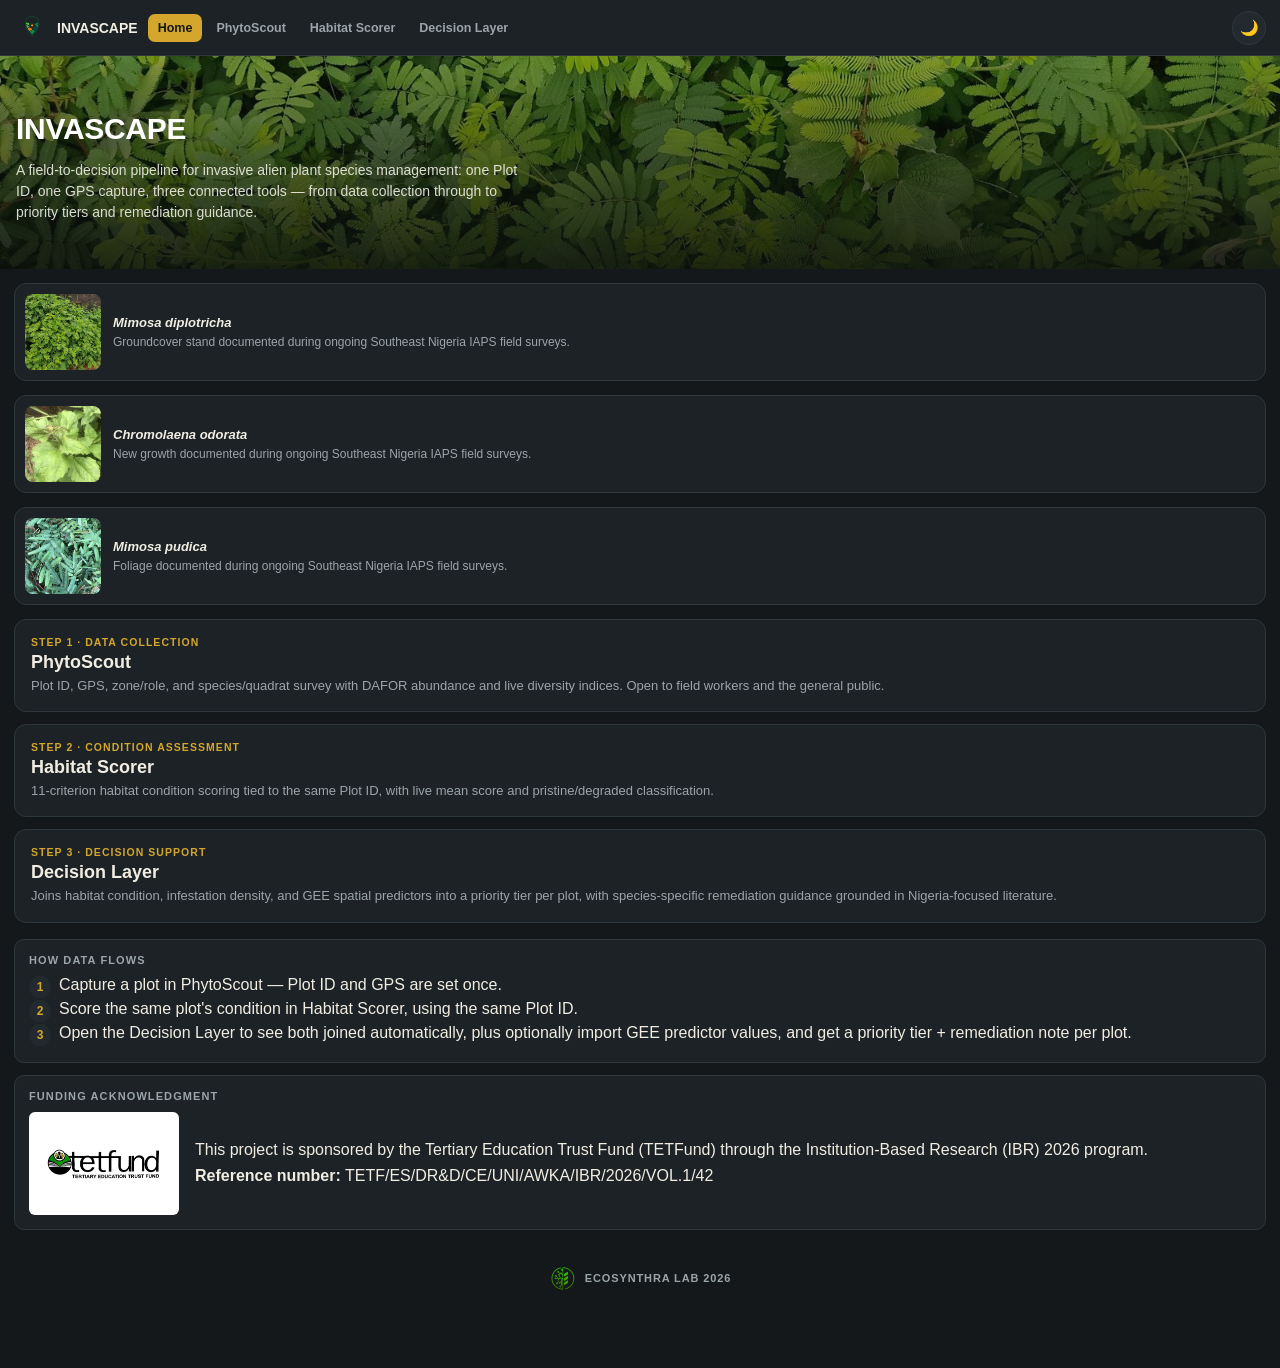
<file: index.html>
<!DOCTYPE html>
<html lang="en">
<head>
<meta charset="UTF-8">
<meta name="viewport" content="width=device-width, initial-scale=1.0, maximum-scale=1.0">
<link rel="icon" type="image/png" href="favicon.png">
<title>INVASCAPE — Ecosynthra Lab</title>
<link rel="stylesheet" href="theme.css">
<style>
  .hero{
    position:relative;
    padding:56px 16px 32px;
    background-image: linear-gradient(180deg, rgba(12,16,12,0.25) 0%, rgba(12,16,12,0.88) 100%), url('hero-invasion.jpg');
    background-size:cover;
    background-position:center 35%;
    color:#F5F3EC;
  }
  .hero .eyebrow{color:var(--amber);}
  .hero h1{font-size:30px; margin:0 0 8px; color:#FFFFFF;}
  .hero p{color:rgba(245,243,236,0.88); font-size:14px; line-height:1.5; max-width:520px;}
  .field-strip{
    display:flex; gap:12px; align-items:center;
    background:var(--card); border:1px solid var(--line); border-radius:12px;
    padding:10px; margin:14px 14px 0;
  }
  .field-strip img{width:76px; height:76px; object-fit:cover; border-radius:8px; flex-shrink:0;}
  .field-strip-text{font-size:12px; color:var(--ink-dim); line-height:1.4;}
  .field-strip-text strong{color:var(--ink); display:block; font-size:13px; margin-bottom:2px;}
  .tool-card{
    display:block; text-decoration:none; color:inherit;
    background:var(--card); border:1px solid var(--line); border-radius:12px;
    padding:16px; margin-bottom:12px;
  }
  .tool-card:hover{border-color:var(--amber);}
  .tool-eyebrow{font-size:10.5px; letter-spacing:.1em; text-transform:uppercase; color:var(--amber); font-weight:700;}
  .tool-name{font-size:18px; font-weight:800; margin:4px 0 4px;}
  .tool-desc{font-size:13px; color:var(--ink-dim); line-height:1.4;}
  .step-num{
    display:inline-flex; align-items:center; justify-content:center;
    width:22px; height:22px; border-radius:50%; background:var(--card-hi);
    color:var(--amber); font-weight:800; font-size:12px; margin-right:8px; flex-shrink:0;
  }
  .step-row{display:flex; align-items:flex-start; margin-bottom:2px;}
  .funding-content{display:flex; align-items:center; gap:16px;}
  .funding-logo{width:150px; flex-shrink:0; padding:4px 8px; background:#FFFFFF; border-radius:6px;}
  .funding-logo img{display:block; width:100%; height:auto;}
  .funding-details p{margin:0 0 8px;}
  .funding-details p:last-child{margin-bottom:0;}
  @media (max-width:480px){
    .funding-content{align-items:flex-start; flex-direction:column;}
    .funding-logo{width:130px;}
  }
</style>
</head>
<body>
<script>document.documentElement.dataset.theme = localStorage.getItem('flora-theme') || 'dark';</script>

<nav class="topnav">
  <a class="brand" href="index.html"><img src="logo.png" alt="INVASCAPE" class="brand-mark"> INVASCAPE</a>
  <div class="nav-links">
    <a href="index.html" class="active">Home</a>
    <a href="phytoscout.html">PhytoScout</a>
    <a href="habitat-scorer.html">Habitat Scorer</a>
    <a href="decision.html">Decision Layer</a>
  </div>
  <button class="theme-toggle" id="themeToggle" aria-label="Toggle theme">🌙</button>
</nav>

<div class="hero">
  <h1>INVASCAPE</h1>
  <p>A field-to-decision pipeline for invasive alien plant species management: one Plot ID, one GPS capture, three connected tools — from data collection through to priority tiers and remediation guidance.</p>
</div>

<div class="field-strip">
  <img src="accent-diplotricha.jpg" alt="Mimosa diplotricha field photo">
  <div class="field-strip-text">
    <strong><em>Mimosa diplotricha</em></strong>
    Groundcover stand documented during ongoing Southeast Nigeria IAPS field surveys.
  </div>
</div>

<div class="field-strip">
  <img src="accent-chromolaena.jpg" alt="Chromolaena odorata field photo">
  <div class="field-strip-text">
    <strong><em>Chromolaena odorata</em></strong>
    New growth documented during ongoing Southeast Nigeria IAPS field surveys.
  </div>
</div>

<div class="field-strip">
  <img src="accent-pudica.jpg" alt="Mimosa pudica field photo">
  <div class="field-strip-text">
    <strong><em>Mimosa pudica</em></strong>
    Foliage documented during ongoing Southeast Nigeria IAPS field surveys.
  </div>
</div>

<main>
  <a class="tool-card" href="phytoscout.html">
    <div class="tool-eyebrow">Step 1 · Data Collection</div>
    <div class="tool-name">PhytoScout</div>
    <div class="tool-desc">Plot ID, GPS, zone/role, and species/quadrat survey with DAFOR abundance and live diversity indices. Open to field workers and the general public.</div>
  </a>
  <a class="tool-card" href="habitat-scorer.html">
    <div class="tool-eyebrow">Step 2 · Condition Assessment</div>
    <div class="tool-name">Habitat Scorer</div>
    <div class="tool-desc">11-criterion habitat condition scoring tied to the same Plot ID, with live mean score and pristine/degraded classification.</div>
  </a>
  <a class="tool-card" href="decision.html">
    <div class="tool-eyebrow">Step 3 · Decision Support</div>
    <div class="tool-name">Decision Layer</div>
    <div class="tool-desc">Joins habitat condition, infestation density, and GEE spatial predictors into a priority tier per plot, with species-specific remediation guidance grounded in Nigeria-focused literature.</div>
  </a>

  <div class="card" style="margin-top:16px;">
    <div class="card-title">How data flows</div>
    <div class="step-row"><span class="step-num">1</span> Capture a plot in PhytoScout — Plot ID and GPS are set once.</div>
    <div class="step-row"><span class="step-num">2</span> Score the same plot's condition in Habitat Scorer, using the same Plot ID.</div>
    <div class="step-row"><span class="step-num">3</span> Open the Decision Layer to see both joined automatically, plus optionally import GEE predictor values, and get a priority tier + remediation note per plot.</div>
  </div>

  <section class="card" aria-labelledby="funding-title">
    <div class="card-title" id="funding-title">Funding acknowledgment</div>
    <div class="funding-content">
      <div class="funding-logo"><img src="tetfund-logo.png" alt="Tertiary Education Trust Fund (TETFund)"></div>
      <div class="funding-details">
        <p>This project is sponsored by the Tertiary Education Trust Fund (TETFund) through the Institution-Based Research (IBR) 2026 program.</p>
        <p><strong>Reference number:</strong> TETF/ES/DR&amp;D/CE/UNI/AWKA/IBR/2026/VOL.1/42</p>
      </div>
    </div>
  </section>
</main>

<footer class="site-footer"><img src="ecosynthra-logo.png" alt="Ecosynthra Lab"><span>Ecosynthra Lab 2026</span></footer>

<script>
function paintToggle(){
  document.getElementById('themeToggle').textContent = document.documentElement.dataset.theme === 'light' ? '☀️' : '🌙';
}
document.getElementById('themeToggle').addEventListener('click', () => {
  const next = document.documentElement.dataset.theme === 'light' ? 'dark' : 'light';
  document.documentElement.dataset.theme = next;
  localStorage.setItem('flora-theme', next);
  paintToggle();
});
paintToggle();
</script>

</body>
</html>
</file>
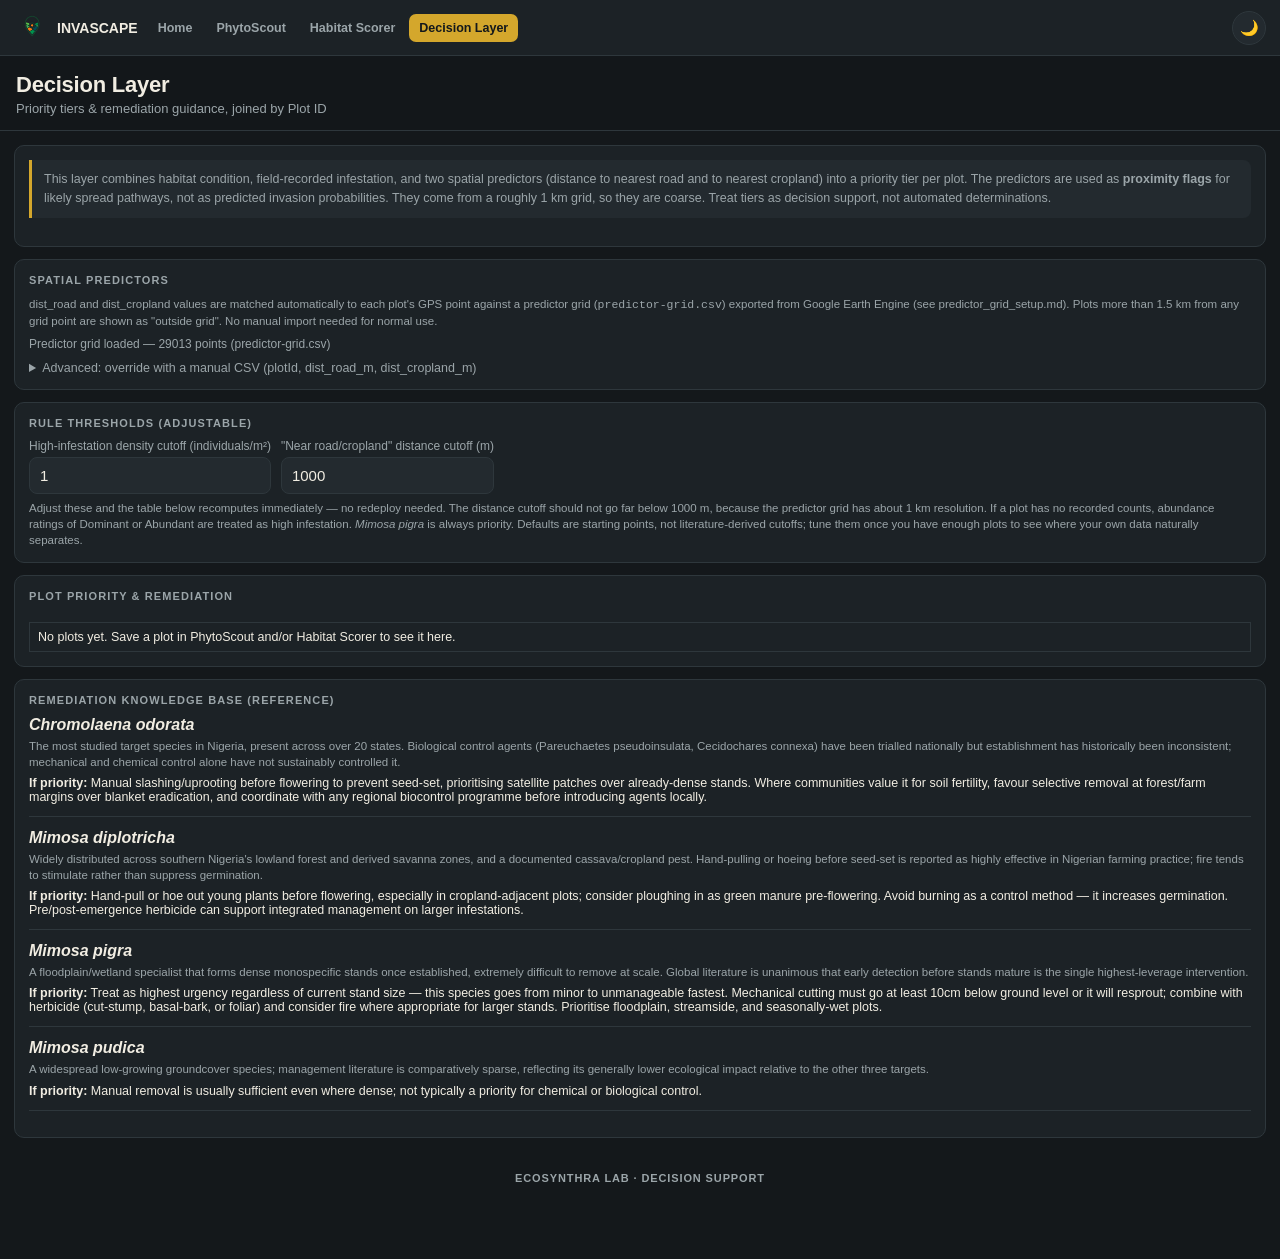
<file: decision.html>
<!DOCTYPE html>
<html lang="en">
<head>
<meta charset="UTF-8">
<meta name="viewport" content="width=device-width, initial-scale=1.0, maximum-scale=1.0">
<link rel="icon" type="image/png" href="favicon.png">
<title>Decision Layer — INVASCAPE</title>
<link rel="stylesheet" href="theme.css">
<script src="storage-migrate.js"></script>
<style>
  .caveat{
    font-size:12.5px; line-height:1.5; color:var(--ink-dim);
    background:var(--card-hi); border-left:3px solid var(--amber);
    padding:10px 12px; border-radius:0 8px 8px 0; margin-bottom:10px;
  }
  .threshold-row{display:flex; gap:10px; flex-wrap:wrap; align-items:end; margin-bottom:6px;}
  .threshold-field{display:flex; flex-direction:column; gap:4px; min-width:150px;}
  table.decision{width:100%; border-collapse:collapse; font-size:12.5px; margin-top:10px;}
  table.decision th, table.decision td{border:1px solid var(--line); padding:7px 8px; text-align:left; vertical-align:top;}
  table.decision th{background:var(--card-hi); color:var(--ink-dim); font-weight:700; font-size:11px; text-transform:uppercase; letter-spacing:.04em;}
  .plot-id-cell{font-weight:700;}
  .remediation-cell{max-width:260px; font-size:12px; line-height:1.4;}
  .species-pill{display:inline-block; background:var(--card-hi); border:1px solid var(--line); border-radius:10px; padding:2px 8px; font-size:11px; margin:1px 2px 1px 0;}
  .no-data-row td{color:var(--ink-dim); font-style:italic;}
  .import-status{font-size:12px; color:var(--ink-dim); margin-top:6px;}
  .summary-strip{display:flex; gap:10px; flex-wrap:wrap; margin-bottom:4px;}
  .summary-chip{flex:1; min-width:100px; background:var(--card-hi); border-radius:8px; padding:8px 10px; text-align:center;}
  .summary-chip .n{font-size:18px; font-weight:800;}
  .summary-chip .l{font-size:10px; color:var(--ink-dim); text-transform:uppercase; letter-spacing:.05em; margin-top:2px;}
</style>
</head>
<body>
<script>document.documentElement.dataset.theme = localStorage.getItem('flora-theme') || 'dark';</script>

<nav class="topnav">
  <a class="brand" href="index.html"><img src="logo.png" alt="INVASCAPE" class="brand-mark"> INVASCAPE</a>
  <div class="nav-links">
    <a href="index.html">Home</a>
    <a href="phytoscout.html">PhytoScout</a>
    <a href="habitat-scorer.html">Habitat Scorer</a>
    <a href="decision.html" class="active">Decision Layer</a>
  </div>
  <button class="theme-toggle" id="themeToggle" aria-label="Toggle theme">🌙</button>
</nav>

<header class="page-header">
  <h1>Decision Layer</h1>
  <div class="sub">Priority tiers &amp; remediation guidance, joined by Plot ID</div>
</header>

<main>

  <div id="decisionContent">

  <div class="card">
    <div class="caveat">
      This layer combines habitat condition, field-recorded infestation, and two spatial predictors (distance to nearest road and to nearest cropland) into a priority tier per plot. The predictors are used as <strong>proximity flags</strong> for likely spread pathways, not as predicted invasion probabilities. They come from a roughly 1 km grid, so they are coarse. Treat tiers as decision support, not automated determinations.
    </div>
    <div class="summary-strip" id="summaryStrip"></div>
  </div>

  <div class="card">
    <div class="card-title">Spatial Predictors</div>
    <div class="helptext" style="margin-bottom:8px;">
      dist_road and dist_cropland values are matched automatically to each plot's GPS point against a predictor grid (<code>predictor-grid.csv</code>) exported from Google Earth Engine (see predictor_grid_setup.md). Plots more than 1.5 km from any grid point are shown as "outside grid". No manual import needed for normal use.
    </div>
    <div class="import-status" id="importStatus">Loading predictor grid…</div>
    <details style="margin-top:10px;">
      <summary style="cursor:pointer; font-size:12.5px; color:var(--ink-dim);">Advanced: override with a manual CSV (plotId, dist_road_m, dist_cropland_m)</summary>
      <div class="field-row" style="margin-top:8px;">
        <div class="field">
          <input type="file" id="predictorFile" accept=".csv">
        </div>
        <button class="btn btn-ghost" id="clearPredictors">Clear manual override</button>
      </div>
    </details>
  </div>

  <div class="card">
    <div class="card-title">Rule Thresholds (adjustable)</div>
    <div class="threshold-row">
      <div class="threshold-field">
        <label for="densityThreshold">High-infestation density cutoff (individuals/m²)</label>
        <input type="number" id="densityThreshold" value="1" min="0" step="0.1">
      </div>
      <div class="threshold-field">
        <label for="proximityThreshold">"Near road/cropland" distance cutoff (m)</label>
        <input type="number" id="proximityThreshold" value="1000" min="0" step="100">
      </div>
    </div>
    <div class="helptext">Adjust these and the table below recomputes immediately — no redeploy needed. The distance cutoff should not go far below 1000 m, because the predictor grid has about 1 km resolution. If a plot has no recorded counts, abundance ratings of Dominant or Abundant are treated as high infestation. <em>Mimosa pigra</em> is always priority. Defaults are starting points, not literature-derived cutoffs; tune them once you have enough plots to see where your own data naturally separates.</div>
  </div>

  <div class="card">
    <div class="card-title">Plot Priority &amp; Remediation</div>
    <div style="overflow-x:auto;">
      <table class="decision" id="decisionTable"></table>
    </div>
  </div>

  <div class="card">
    <div class="card-title">Remediation Knowledge Base (reference)</div>
    <div id="knowledgeBase"></div>
  </div>

  </div>
</main>

<footer class="site-footer">Ecosynthra Lab · Decision Support</footer>

<div class="toast" id="toast"></div>

<script>
const TARGET_SPECIES = ["Mimosa pudica","Mimosa pigra","Mimosa diplotricha","Chromolaena odorata"];

// ---- Literature-grounded remediation knowledge base (Nigeria / West Africa focused where available) ----
const REMEDIATION = {
  "Chromolaena odorata": {
    summary: "The most studied target species in Nigeria, present across over 20 states. Biological control agents (Pareuchaetes pseudoinsulata, Cecidochares connexa) have been trialled nationally but establishment has historically been inconsistent; mechanical and chemical control alone have not sustainably controlled it.",
    immediate: "Manual slashing/uprooting before flowering to prevent seed-set, prioritising satellite patches over already-dense stands. Where communities value it for soil fertility, favour selective removal at forest/farm margins over blanket eradication, and coordinate with any regional biocontrol programme before introducing agents locally.",
    monitor: "Repeat survey at 3–6 month intervals to catch early spread, especially along field margins and disturbed patches.",
    routine: "No action needed; periodic resurvey is sufficient."
  },
  "Mimosa diplotricha": {
    summary: "Widely distributed across southern Nigeria's lowland forest and derived savanna zones, and a documented cassava/cropland pest. Hand-pulling or hoeing before seed-set is reported as highly effective in Nigerian farming practice; fire tends to stimulate rather than suppress germination.",
    immediate: "Hand-pull or hoe out young plants before flowering, especially in cropland-adjacent plots; consider ploughing in as green manure pre-flowering. Avoid burning as a control method — it increases germination. Pre/post-emergence herbicide can support integrated management on larger infestations.",
    monitor: "Check cropland-margin and roadside plots each season, since this species tracks agricultural disturbance closely.",
    routine: "No action needed; periodic resurvey is sufficient."
  },
  "Mimosa pigra": {
    summary: "A floodplain/wetland specialist that forms dense monospecific stands once established, extremely difficult to remove at scale. Global literature is unanimous that early detection before stands mature is the single highest-leverage intervention.",
    immediate: "Treat as highest urgency regardless of current stand size — this species goes from minor to unmanageable fastest. Mechanical cutting must go at least 10cm below ground level or it will resprout; combine with herbicide (cut-stump, basal-bark, or foliar) and consider fire where appropriate for larger stands. Prioritise floodplain, streamside, and seasonally-wet plots.",
    monitor: "Check all riparian/floodplain plots at least twice yearly — this is the species where a 'wait and see' approach carries the highest long-term cost.",
    routine: "No action needed; periodic resurvey is sufficient, but keep riparian zones on a shorter monitoring cycle regardless of tier."
  },
  "Mimosa pudica": {
    summary: "A widespread low-growing groundcover species; management literature is comparatively sparse, reflecting its generally lower ecological impact relative to the other three targets.",
    immediate: "Manual removal is usually sufficient even where dense; not typically a priority for chemical or biological control.",
    monitor: "Include in routine survey rounds; escalate only if forming dense mats that exclude native ground-layer species.",
    routine: "No action needed; periodic resurvey is sufficient."
  }
};

// ---- Local storage readers ----
function getEcoLog(){
  try{ return JSON.parse(localStorage.getItem('ecoplotscribeLog')) || []; }catch(e){ return []; }
}
function getHabitatLog(){
  try{ return JSON.parse(localStorage.getItem('habitatScorerLog')) || []; }catch(e){ return []; }
}
function getPredictors(){
  try{ return JSON.parse(localStorage.getItem('floraPredictors')) || {}; }catch(e){ return {}; }
}
function setPredictors(obj){ localStorage.setItem('floraPredictors', JSON.stringify(obj)); }
function escapeHtml(value){
  return String(value ?? '').replace(/[&<>"']/g, ch => ({
    '&': '&amp;',
    '<': '&lt;',
    '>': '&gt;',
    '"': '&quot;',
    "'": '&#39;'
  }[ch]));
}

let predictorGrid = null; // [{lat,lng,dist_road_m,dist_cropland_m}, ...] loaded from predictor-grid.csv

function distMeters(lat1,lng1,lat2,lng2){
  const R = 6371000;
  const dLat = (lat2-lat1) * Math.PI/180;
  const dLng = (lng2-lng1) * Math.PI/180;
  const meanLat = (lat1+lat2)/2 * Math.PI/180;
  const x = dLng * Math.cos(meanLat);
  return R * Math.sqrt(dLat*dLat + x*x);
}

const MAX_MATCH_M = 1500;

function nearestGridPoint(lat, lng){
  if(!predictorGrid || predictorGrid.length === 0) return null;
  let best = null, bestDist = Infinity;
  predictorGrid.forEach(p => {
    const d = distMeters(lat, lng, p.lat, p.lng);
    if(d < bestDist){ bestDist = d; best = p; }
  });
  if(!best) return null;
  return {...best, matchDistanceM: Math.round(bestDist), outside: bestDist > MAX_MATCH_M};
}

async function loadPredictorGrid(){
  try{
    const res = await fetch('predictor-grid.csv', {cache:'no-store'});
    if(!res.ok) throw new Error('not found');
    const text = await res.text();
    const lines = text.trim().split(/\r?\n/);
    const headers = lines[0].split(',').map(h => h.trim().toLowerCase());
    const latIdx = headers.findIndex(h => h.includes('lat'));
    const lngIdx = headers.findIndex(h => h.includes('lng') || h.includes('lon'));
    const roadIdx = headers.findIndex(h => h.includes('road'));
    const cropIdx = headers.findIndex(h => h.includes('crop'));
    const grid = [];
    for(let i=1;i<lines.length;i++){
      if(!lines[i].trim()) continue;
      const cols = lines[i].split(',');
      grid.push({
        lat: parseFloat(cols[latIdx]),
        lng: parseFloat(cols[lngIdx]),
        dist_road_m: roadIdx>=0 ? parseFloat(cols[roadIdx]) : undefined,
        dist_cropland_m: cropIdx>=0 ? parseFloat(cols[cropIdx]) : undefined
      });
    }
    predictorGrid = grid;
    document.getElementById('importStatus').textContent = `Predictor grid loaded — ${grid.length} points (predictor-grid.csv)`;
  }catch(err){
    predictorGrid = null;
    document.getElementById('importStatus').textContent = 'No predictor-grid.csv found in this folder — spatial predictors will show as unmatched until it\'s added. See predictor_grid_setup.md.';
  }
}

function showToast(msg){
  const t = document.getElementById('toast');
  t.textContent = msg; t.classList.add('show');
  setTimeout(()=>t.classList.remove('show'), 1800);
}

// latest entry per plotId from a log array — used for local fallback data
function latestByPlot(log){
  const map = {};
  log.forEach(e => { if(e.plotId) map[e.plotId] = e; });
  return map;
}

function computeTargetDensity(ecoEntry){
  if(!ecoEntry || !ecoEntry.quadrats) return {present:false, density:0, species:[], countsMissing:false, abundant:false};
  const targetSpecies = new Set();
  let targetCount = 0, countsMissing = false, abundant = false;
  ecoEntry.quadrats.forEach(q => {
    q.species.forEach(s => {
      if(TARGET_SPECIES.includes(s.name)){
        targetSpecies.add(s.name);
        const c = parseFloat(s.count);
        if(isNaN(c)) countsMissing = true; else targetCount += c;
        if(s.dafor === 'D' || s.dafor === 'A') abundant = true;
      }
    });
  });
  const totalArea = (ecoEntry.quadratAreaM2 || 0) * (ecoEntry.quadratCount || ecoEntry.quadrats.length || 0);
  const density = totalArea > 0 ? targetCount/totalArea : 0;
  return {present: targetSpecies.size > 0, density, species:[...targetSpecies], countsMissing, abundant};
}

function computeTier(habitatClass, infestLevel, proximity, hasPigra){
  if(hasPigra) return 'priority';
  if(infestLevel === 'high') return 'priority';
  if(infestLevel === 'low' && proximity === 'near' && habitatClass === 'Degraded') return 'priority';
  if(infestLevel === 'low') return 'monitor';
  if(infestLevel === 'none' && proximity === 'near') return 'monitor';
  return 'routine';
}

function tierBadge(tier){
  if(tier==='priority') return '<span class="tier-badge tier-priority">Priority — Immediate</span>';
  if(tier==='monitor') return '<span class="tier-badge tier-monitor">Monitor &amp; schedule</span>';
  return '<span class="tier-badge tier-routine">Routine monitoring</span>';
}

function renderKnowledgeBase(){
  const kb = document.getElementById('knowledgeBase');
  kb.innerHTML = Object.entries(REMEDIATION).map(([sp, r]) => `
    <div style="margin-bottom:12px; padding-bottom:12px; border-bottom:1px solid var(--line);">
      <div style="font-weight:800; font-style:italic; margin-bottom:4px;">${sp}</div>
      <div class="helptext" style="margin-bottom:6px;">${r.summary}</div>
      <div style="font-size:12.5px;"><strong>If priority:</strong> ${r.immediate}</div>
    </div>
  `).join('');
}

function render(){
  const ecoLatest = latestByPlot(getEcoLog());
  const habitatLatest = latestByPlot(getHabitatLog());
  const densityThreshold = parseFloat(document.getElementById('densityThreshold').value) || 1;
  const proximityThreshold = parseFloat(document.getElementById('proximityThreshold').value) || 1000;

  const allPlotIds = [...new Set([...Object.keys(ecoLatest), ...Object.keys(habitatLatest)])].sort();

  let priorityCount=0, monitorCount=0, routineCount=0;

  const table = document.getElementById('decisionTable');
  if(allPlotIds.length === 0){
    table.innerHTML = `<tr><td class="no-data-row">No plots yet. Save a plot in PhytoScout and/or Habitat Scorer to see it here.</td></tr>`;
    document.getElementById('summaryStrip').innerHTML = '';
    return;
  }

  const header = `<tr>
    <th>Plot ID</th><th>Habitat</th><th>Target species</th><th>Density (ind/m²)</th>
    <th>dist_road (m)</th><th>dist_cropland (m)</th><th>Priority tier</th><th>Remediation</th>
  </tr>`;

  const rows = allPlotIds.map(plotId => {
    const eco = ecoLatest[plotId];
    const hab = habitatLatest[plotId];
    const habitatClass = hab ? (hab.complete ? hab.classification : `${hab.classification} (provisional)`) : 'No score yet';
    const habitatKey = hab ? hab.classification : 'Unknown';

    const infest = computeTargetDensity(eco);
    const infestLevel = !infest.present ? 'none'
      : ((infest.density >= densityThreshold || (infest.countsMissing && infest.abundant)) ? 'high' : 'low');

    const plotLat = parseFloat((eco && eco.lat) || (hab && hab.lat));
    const plotLng = parseFloat((eco && eco.lng) || (hab && hab.lng));

    const manualOverrides = getPredictors();
    let pred = null, matchNote = '';
    if(manualOverrides[plotId]){
      pred = manualOverrides[plotId];
      matchNote = 'manual override';
    } else if(!isNaN(plotLat) && !isNaN(plotLng)){
      const nearest = nearestGridPoint(plotLat, plotLng);
      if(nearest){
        matchNote = nearest.outside ? `${nearest.matchDistanceM}m from nearest grid point` : `${nearest.matchDistanceM}m from grid point`;
        pred = nearest.outside ? {outside:true} : nearest;
      }
    }

    let proximity = 'unknown', roadStr = '—', cropStr = '—';
    if(pred && pred.outside){
      roadStr = `<span class="helptext">outside grid (${matchNote})</span>`; cropStr = '';
    } else if(pred){
      const note = `<span class="helptext">(${matchNote})</span>`;
      roadStr = pred.dist_road_m !== undefined ? `${Math.round(pred.dist_road_m)} ${note}` : '—';
      cropStr = pred.dist_cropland_m !== undefined ? `${Math.round(pred.dist_cropland_m)} ${note}` : '—';
      const roadNear = pred.dist_road_m !== undefined && pred.dist_road_m <= proximityThreshold;
      const cropNear = pred.dist_cropland_m !== undefined && pred.dist_cropland_m <= proximityThreshold;
      proximity = (roadNear || cropNear) ? 'near' : 'far';
    } else if(isNaN(plotLat) || isNaN(plotLng)){
      roadStr = '<span class="helptext">no GPS on plot</span>'; cropStr = '';
    } else {
      roadStr = '<span class="helptext">no grid loaded</span>'; cropStr = '';
    }

    const tier = computeTier(habitatKey, infestLevel, proximity, infest.species.includes('Mimosa pigra'));
    if(tier==='priority') priorityCount++; else if(tier==='monitor') monitorCount++; else routineCount++;

    let remediationText = '—';
    if(infest.species.length > 0){
      const pick = tier==='priority' ? 'immediate' : (tier==='monitor' ? 'monitor' : 'routine');
      remediationText = infest.species.map(sp => infest.species.length > 1 ? `${sp}: ${REMEDIATION[sp][pick]}` : REMEDIATION[sp][pick]).join(' | ');
      if(infest.countsMissing && !infest.density) remediationText += ' (Note: no counts recorded, so the tier used abundance ratings.)';
    } else {
      remediationText = 'No target species recorded — routine resurvey only.';
    }

    return `<tr>
      <td class="plot-id-cell">${escapeHtml(plotId)}</td>
      <td>${escapeHtml(habitatClass)}</td>
      <td>${infest.species.length ? infest.species.map(s=>`<span class="species-pill"><i>${escapeHtml(s)}</i></span>`).join('') : '<span class="species-pill">none</span>'}</td>
      <td>${infest.density ? infest.density.toFixed(2) : '0.00'}</td>
      <td>${roadStr}</td>
      <td>${cropStr}</td>
      <td>${tierBadge(tier)}</td>
      <td class="remediation-cell">${escapeHtml(remediationText)}</td>
    </tr>`;
  }).join('');

  table.innerHTML = header + rows;

  document.getElementById('summaryStrip').innerHTML = `
    <div class="summary-chip"><div class="n">${allPlotIds.length}</div><div class="l">Plots tracked</div></div>
    <div class="summary-chip"><div class="n">${priorityCount}</div><div class="l">Priority</div></div>
    <div class="summary-chip"><div class="n">${monitorCount}</div><div class="l">Monitor</div></div>
    <div class="summary-chip"><div class="n">${routineCount}</div><div class="l">Routine</div></div>
  `;
}

// ---- CSV import (manual override) ----
function parseCsv(text){
  const lines = text.trim().split(/\r?\n/);
  const headers = lines[0].split(',').map(h => h.trim().toLowerCase());
  const idIdx = headers.findIndex(h => h.includes('plot'));
  const roadIdx = headers.findIndex(h => h.includes('road'));
  const cropIdx = headers.findIndex(h => h.includes('crop'));
  const result = {};
  for(let i=1;i<lines.length;i++){
    if(!lines[i].trim()) continue;
    const cols = lines[i].split(',').map(c => c.trim());
    const plotId = cols[idIdx];
    if(!plotId) continue;
    result[plotId] = {
      dist_road_m: roadIdx>=0 ? parseFloat(cols[roadIdx]) : undefined,
      dist_cropland_m: cropIdx>=0 ? parseFloat(cols[cropIdx]) : undefined
    };
  }
  return result;
}

document.getElementById('predictorFile').addEventListener('change', (e) => {
  const file = e.target.files[0];
  if(!file) return;
  const reader = new FileReader();
  reader.onload = (ev) => {
    try{
      const parsed = parseCsv(ev.target.result);
      const count = Object.keys(parsed).length;
      if(count === 0){ showToast('No valid rows found — check column headers'); return; }
      setPredictors(parsed);
      showToast(`${count} manual override(s) applied`);
      render();
    }catch(err){
      showToast('Could not parse CSV — check the file format');
    }
  };
  reader.readAsText(file);
});

document.getElementById('clearPredictors').addEventListener('click', () => {
  localStorage.removeItem('floraPredictors');
  showToast('Manual overrides cleared — using auto-matched grid values again');
  render();
});

document.getElementById('densityThreshold').addEventListener('input', render);
document.getElementById('proximityThreshold').addEventListener('input', render);

// theme toggle
function paintToggle(){
  document.getElementById('themeToggle').textContent = document.documentElement.dataset.theme === 'light' ? '☀️' : '🌙';
}
document.getElementById('themeToggle').addEventListener('click', () => {
  const next = document.documentElement.dataset.theme === 'light' ? 'dark' : 'light';
  document.documentElement.dataset.theme = next;
  localStorage.setItem('flora-theme', next);
  paintToggle();
});
paintToggle();

// init
renderKnowledgeBase();
loadPredictorGrid().then(render);
</script>

</body>
</html>
</file>
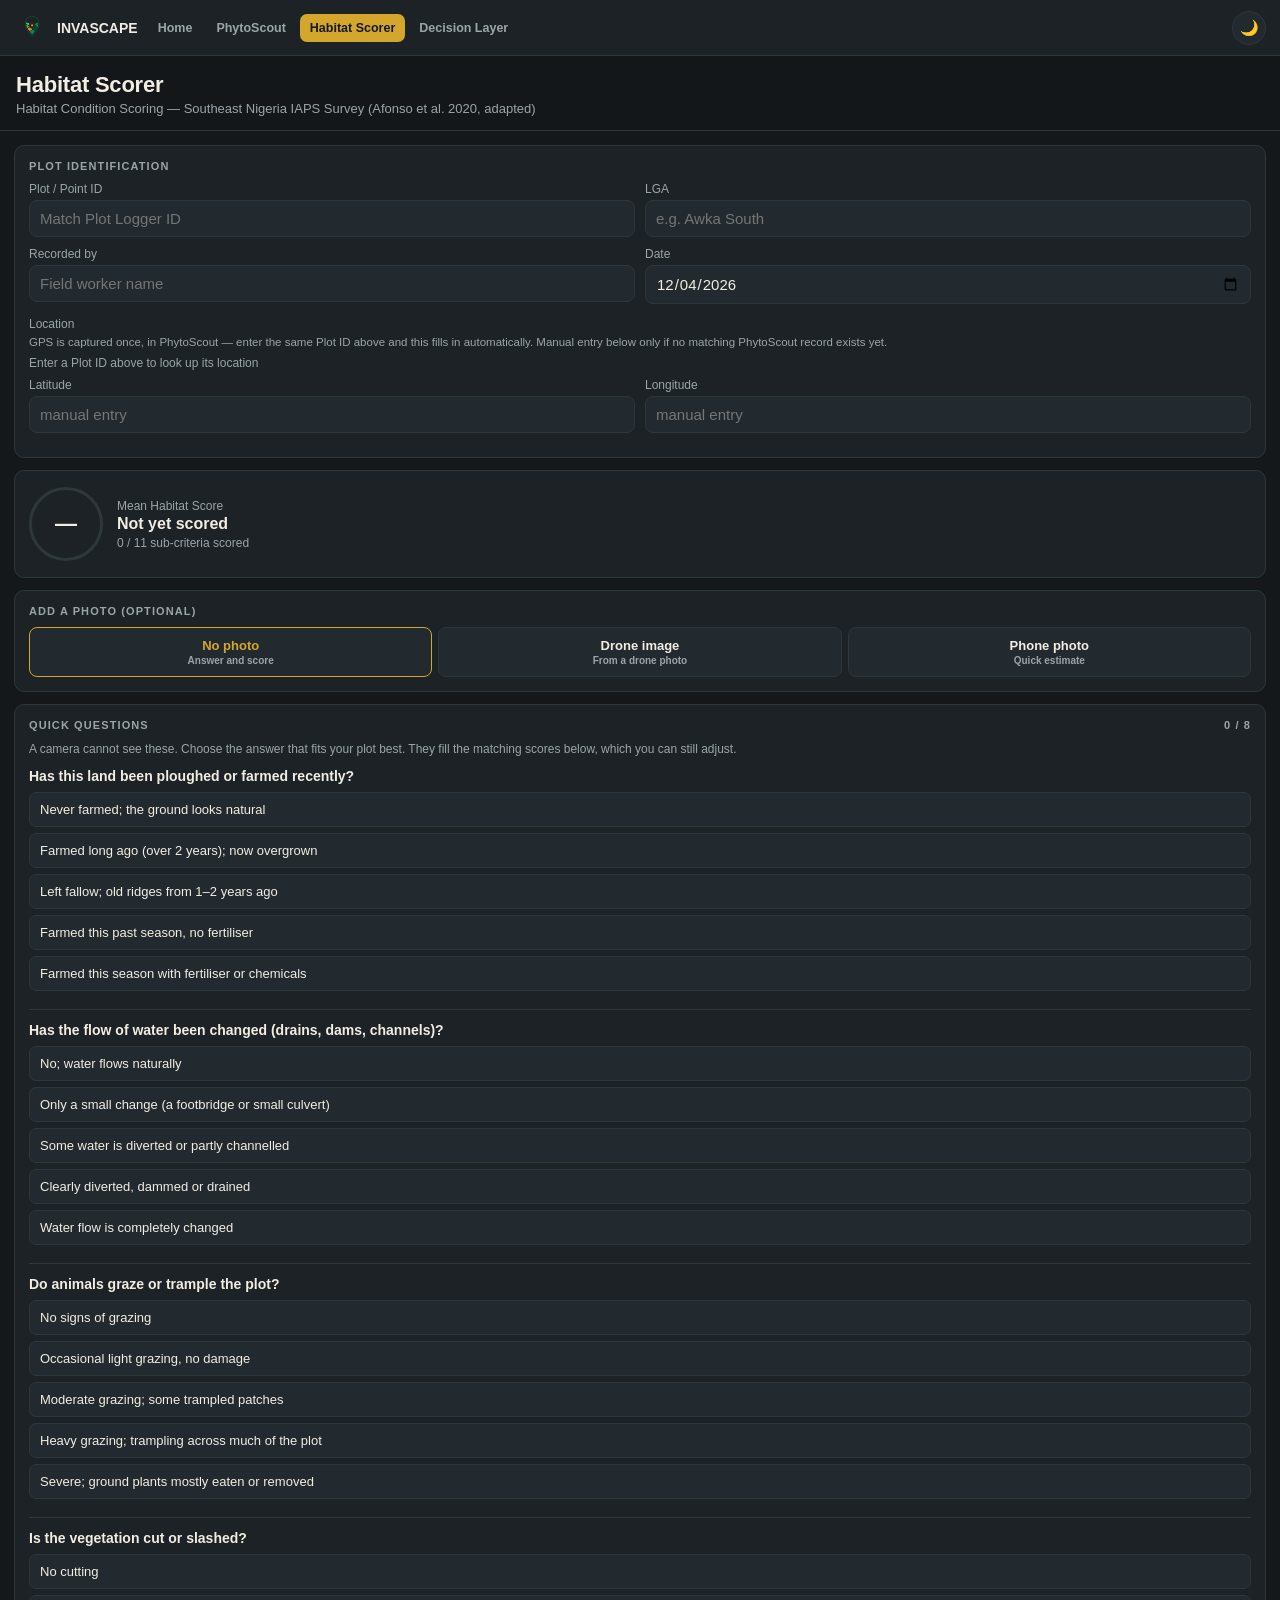
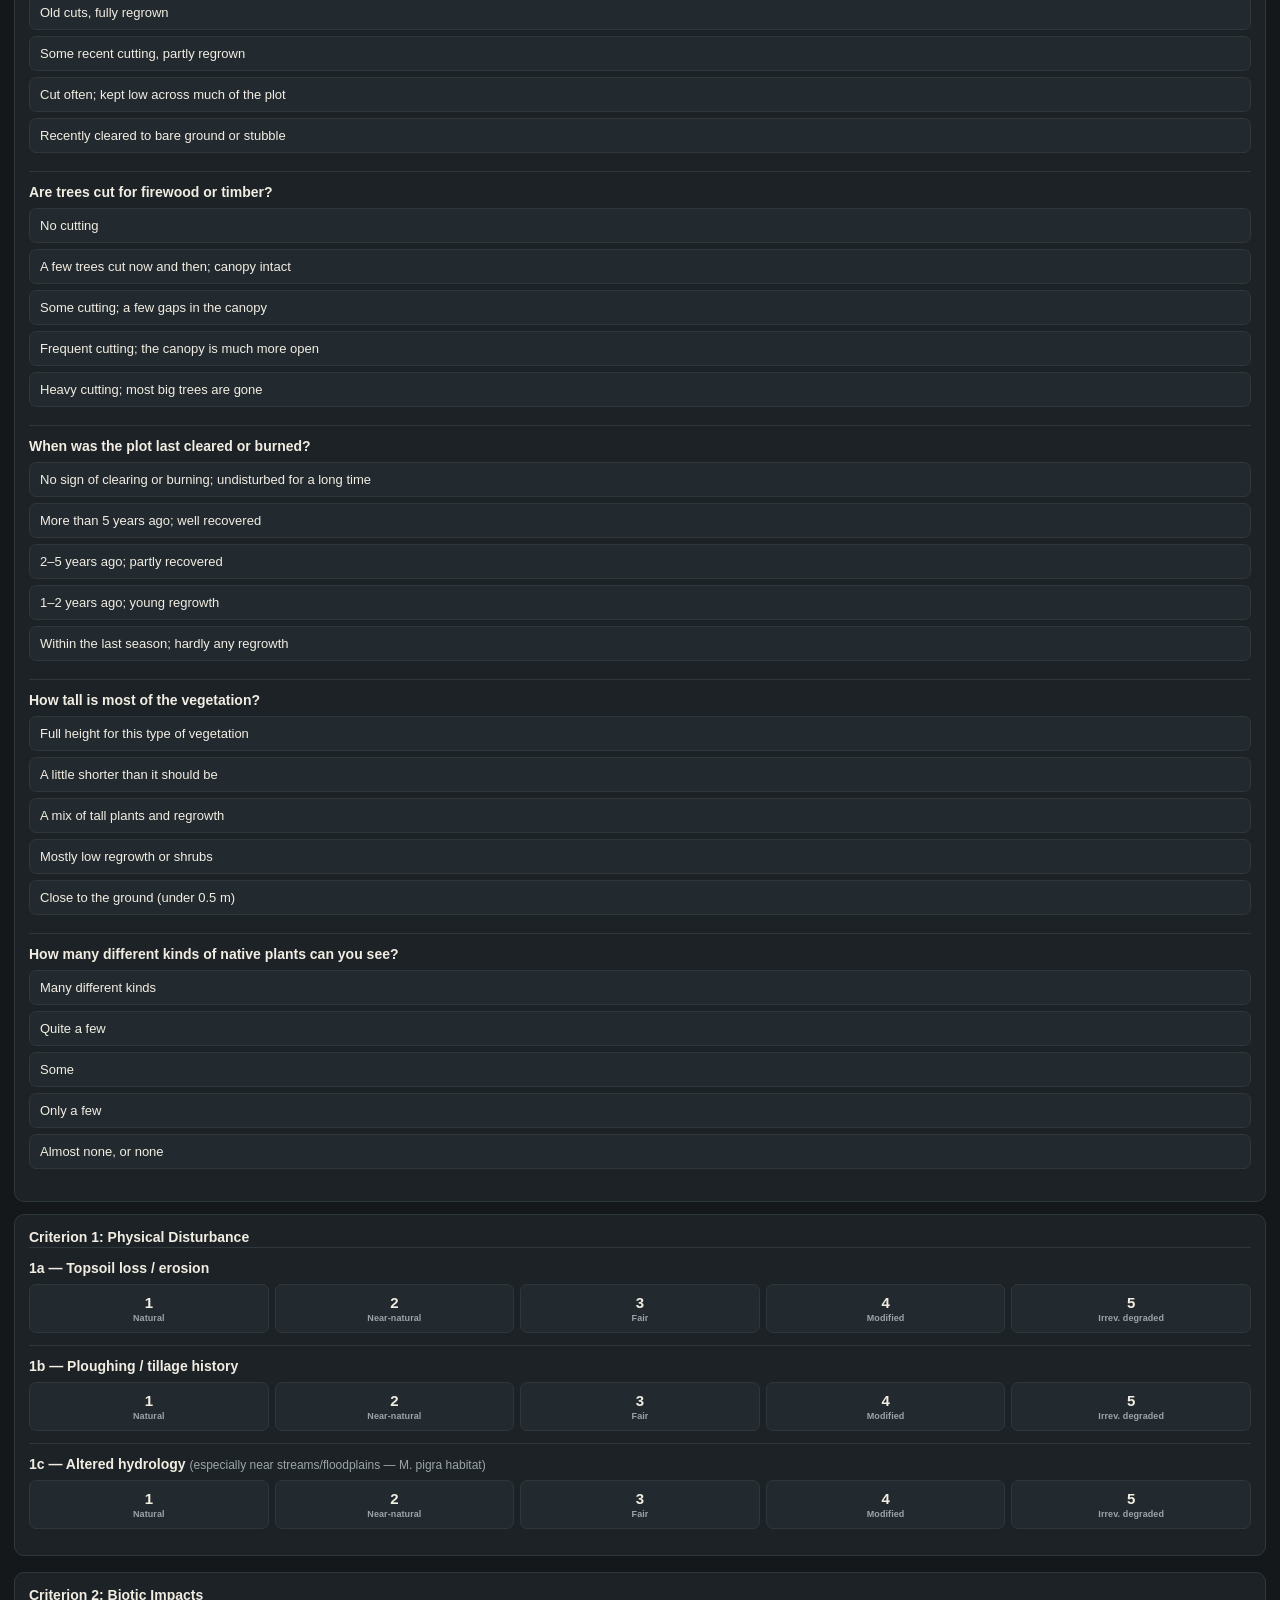
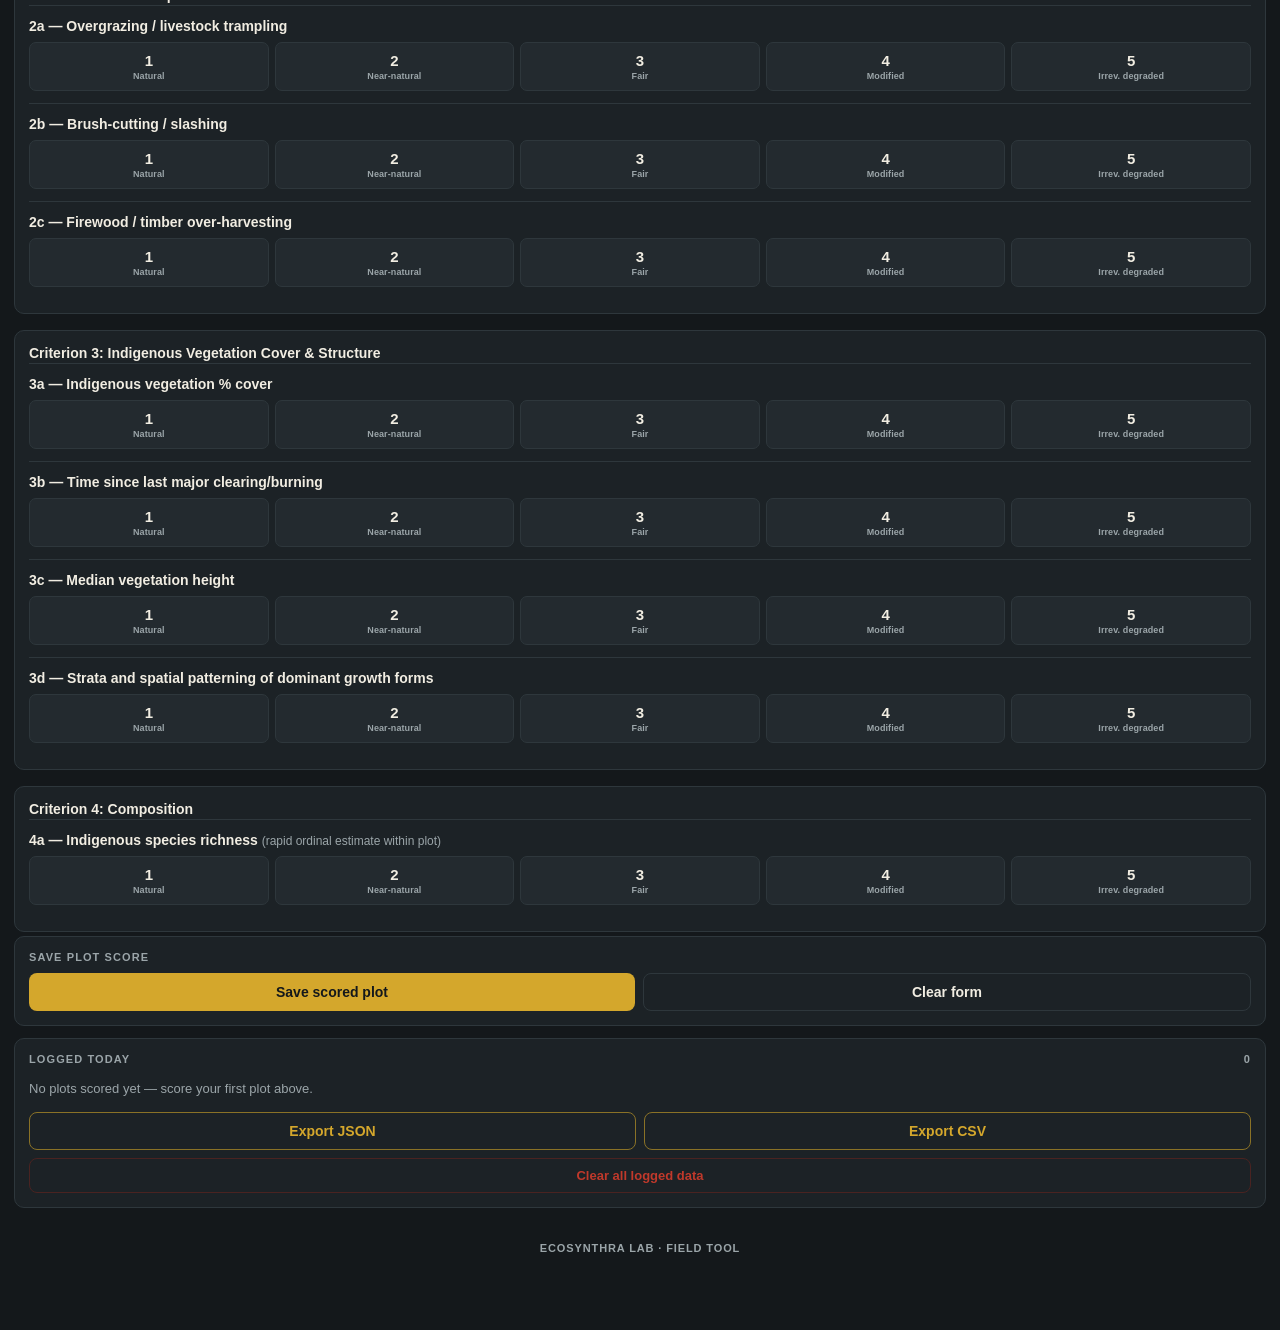
<file: habitat-scorer.html>
<!DOCTYPE html>
<html lang="en">
<head>
<meta charset="UTF-8">
<meta name="viewport" content="width=device-width, initial-scale=1.0, maximum-scale=1.0">
<link rel="icon" type="image/png" href="favicon.png">
<title>Habitat Scorer — INVASCAPE</title>
<link rel="stylesheet" href="theme.css">
<script src="storage-migrate.js"></script>
<style>

  .criterion-group{margin-bottom:4px;}
  .criterion-group + .criterion-group{margin-top:16px;}
  .criterion-label{
    font-size:14px; font-weight:800; color:var(--ink); margin-bottom:2px;
  }
  .criterion-note{font-size:12px; color:var(--ink-dim); margin-bottom:10px;}

  .subcrit{
    border-top:1px solid var(--line);
    padding:12px 0;
  }
  .subcrit:first-of-type{border-top:none; padding-top:0;}
  .subcrit-name{font-size:14px; font-weight:700; margin-bottom:8px;}

  .score-grid{display:flex; gap:6px;}
  .score-btn{
    flex:1; padding:9px 2px; border-radius:7px; border:1.5px solid var(--line);
    background:var(--card-hi); color:var(--ink); font-weight:800; font-size:15px;
    text-align:center; cursor:pointer; position:relative;
  }
  .score-btn small{display:block; font-weight:600; font-size:9px; margin-top:2px; color:var(--ink-dim); letter-spacing:.01em;}
  .score-btn[data-s="1"].active{background:var(--s1); border-color:var(--s1); color:#0D1A0F;}
  .score-btn[data-s="2"].active{background:var(--s2); border-color:var(--s2); color:#151A08;}
  .score-btn[data-s="3"].active{background:var(--s3); border-color:var(--s3); color:#1A1508;}
  .score-btn[data-s="4"].active{background:var(--s4); border-color:var(--s4); color:#1A0F05;}
  .score-btn[data-s="5"].active{background:var(--s5); border-color:var(--s5); color:#1D0808;}
  .score-btn.active small{color:inherit; opacity:.85;}

  .indicator-text{
    margin-top:8px; font-size:12.5px; line-height:1.4; color:var(--ink);
    background:var(--card-hi); border-left:3px solid var(--amber);
    padding:8px 10px; border-radius:0 6px 6px 0; display:none;
  }
  .indicator-text.show{display:block;}

  .score-summary{
    display:flex; align-items:center; gap:14px; padding:16px 14px;
  }
  .gauge{
    width:74px; height:74px; border-radius:50%; display:flex; align-items:center; justify-content:center;
    font-size:22px; font-weight:800; flex-shrink:0; border:3px solid var(--line);
  }
  .gauge-meta{flex:1;}
  .gauge-label{font-size:12px; color:var(--ink-dim); margin-bottom:2px;}
  .gauge-class{font-size:16px; font-weight:800;}
  .gauge-progress{font-size:12px; color:var(--ink-dim); margin-top:3px;}

  .save-row{display:flex; gap:8px; margin-top:4px;}
  .save-row .btn{flex:1;}

  .logged-list{margin-top:6px;}
  .logged-item{
    display:flex; justify-content:space-between; align-items:center;
    padding:9px 0; border-top:1px solid var(--line); font-size:13px;
  }
  .logged-item:first-child{border-top:none;}
  .logged-plot{font-weight:700;}
  .logged-meta{color:var(--ink-dim); font-size:11.5px;}

  .export-row{display:flex; gap:8px; margin-top:10px; flex-wrap:wrap;}
  .export-row .btn{flex:1; min-width:120px;}
  .clear-btn{width:100%; margin-top:8px; background:transparent; color:#C0392B; border:1px solid #4a2321; font-weight:700; border-radius:8px; padding:9px; font-size:13px;}

  .src-tag{font-weight:600; font-size:11px; color:var(--amber); margin-left:6px;}

  .mode-tabs{display:flex; gap:6px; padding:6px;}
  .mode-tab{
    flex:1; padding:10px 4px; border-radius:8px; border:1.5px solid var(--line);
    background:var(--card-hi); color:var(--ink); font-weight:700; font-size:13px; cursor:pointer;
  }
  .mode-tab small{display:block; font-weight:600; font-size:10px; color:var(--ink-dim); margin-top:2px;}
  .mode-tab.active{border-color:var(--amber); color:var(--amber);}
  .mode-panel[hidden]{display:none;}
  .demo-badge{
    display:inline-block; margin-left:6px; padding:2px 8px; border-radius:10px; font-size:10px;
    font-weight:800; letter-spacing:.04em; background:rgba(212,167,44,.18); color:var(--amber);
    border:1px solid rgba(212,167,44,.35);
  }
  .privacy-note{font-size:12px; color:var(--ink-dim); line-height:1.4; margin-bottom:10px;}
  .meta-grid{display:grid; grid-template-columns:auto 1fr; gap:3px 12px; font-size:12.5px; margin:10px 0;}
  .meta-grid dt{color:var(--ink-dim);} .meta-grid dd{margin:0; font-weight:700;}
  .check-list{list-style:none; margin:8px 0; padding:0; font-size:13px; line-height:1.4;}
  .check-list li{padding:6px 0 6px 26px; position:relative; border-top:1px solid var(--line);}
  .check-list li:first-child{border-top:none;}
  .check-list li::before{position:absolute; left:2px; top:6px;}
  .check-list li.ok::before{content:"✅";} .check-list li.warn::before{content:"⚠️";} .check-list li.info::before{content:"ℹ️";}
  .plot-canvas{width:100%; height:auto; border-radius:8px; touch-action:none; cursor:crosshair; display:block;}
  .progress-wrap{margin:8px 0;} .progress-wrap progress{width:100%;}
  .result-table{width:100%; border-collapse:collapse; font-size:13px; margin:8px 0;}
  .result-table td, .result-table th{padding:6px 4px; border-top:1px solid var(--line); text-align:left;}
  .result-table td:last-child, .result-table th:last-child{text-align:right;}
  .quality-pill{display:inline-block; padding:3px 10px; border-radius:12px; font-size:12px; font-weight:800;}
  .quality-good{background:rgba(63,163,77,.18); color:#6FCB7F;}
  .quality-fair{background:rgba(212,167,44,.18); color:var(--amber);}
  .quality-low{background:rgba(192,57,43,.18); color:#E06556;}
  .btn-row{display:flex; gap:8px; flex-wrap:wrap; margin-top:10px;}
  .btn-row .btn{flex:1; min-width:120px;}
  .tilt-readout{font-size:15px; font-weight:800; margin:6px 0;}
  .phone-video{width:100%; border-radius:8px; background:#000; display:block;}
  .video-wrap{position:relative;}
  .video-guide{position:absolute; inset:12% 12%; border:2px dashed rgba(255,255,255,.75); border-radius:6px; pointer-events:none;}

  .question{border-top:1px solid var(--line); padding:12px 0;}
  .question:first-of-type{border-top:none; padding-top:0;}
  .question-text{font-size:14px; font-weight:700; margin-bottom:8px;}
  .q-opt{
    display:block; width:100%; text-align:left; margin-bottom:6px; padding:9px 10px; border-radius:7px;
    border:1.5px solid var(--line); background:var(--card-hi); color:var(--ink); font-size:13px; cursor:pointer;
  }
  .q-opt.active{border-color:var(--amber); color:var(--amber); font-weight:700;}
</style>
</head>
<body>
<script>document.documentElement.dataset.theme = localStorage.getItem('flora-theme') || 'dark';</script>

<nav class="topnav">
  <a class="brand" href="index.html"><img src="logo.png" alt="INVASCAPE" class="brand-mark"> INVASCAPE</a>
  <div class="nav-links">
    <a href="index.html">Home</a>
    <a href="phytoscout.html">PhytoScout</a>
    <a href="habitat-scorer.html" class="active">Habitat Scorer</a>
    <a href="decision.html">Decision Layer</a>
  </div>
  <button class="theme-toggle" id="themeToggle" aria-label="Toggle theme">🌙</button>
</nav>

<header class="page-header">
  <h1>Habitat Scorer</h1>
  <div class="sub">Habitat Condition Scoring — Southeast Nigeria IAPS Survey (Afonso et al. 2020, adapted)</div>
</header>

<main>

  <div class="card">
    <div class="card-title">Plot Identification</div>
    <div class="field-row">
      <div class="field">
        <label for="plotId">Plot / Point ID</label>
        <input type="text" id="plotId" placeholder="Match Plot Logger ID">
      </div>
      <div class="field">
        <label for="lga">LGA</label>
        <input type="text" id="lga" placeholder="e.g. Awka South">
      </div>
    </div>
    <div class="field-row">
      <div class="field">
        <label for="recorder">Recorded by</label>
        <input type="text" id="recorder" placeholder="Field worker name">
      </div>
      <div class="field">
        <label for="fdate">Date</label>
        <input type="date" id="fdate">
      </div>
    </div>
    <label>Location</label>
    <div class="helptext" style="margin-top:2px; margin-bottom:6px;">GPS is captured once, in PhytoScout — enter the same Plot ID above and this fills in automatically. Manual entry below only if no matching PhytoScout record exists yet.</div>
    <div class="gps-row">
      <span class="gps-status" id="gpsStatus">Enter a Plot ID above to look up its location</span>
    </div>
    <div class="field-row" style="margin-top:8px;">
      <div class="field">
        <label for="lat">Latitude</label>
        <input type="text" id="lat" placeholder="manual entry">
      </div>
      <div class="field">
        <label for="lng">Longitude</label>
        <input type="text" id="lng" placeholder="manual entry">
      </div>
    </div>
  </div>

  <div class="card" style="padding:0;">
    <div class="score-summary">
      <div class="gauge" id="gauge">—</div>
      <div class="gauge-meta">
        <div class="gauge-label">Mean Habitat Score</div>
        <div class="gauge-class" id="gaugeClass">Not yet scored</div>
        <div class="gauge-progress" id="gaugeProgress">0 / 11 sub-criteria scored</div>
      </div>
    </div>
  </div>

  <div class="card">
    <div class="card-title">Add a photo (optional)</div>
    <div class="mode-tabs" role="tablist" aria-label="Photo source" style="padding:0;">
      <button type="button" class="mode-tab active" data-mode="manual" role="tab" aria-selected="true">No photo<small>Answer and score</small></button>
      <button type="button" class="mode-tab" data-mode="drone" role="tab" aria-selected="false">Drone image<small>From a drone photo</small></button>
      <button type="button" class="mode-tab" data-mode="phone" role="tab" aria-selected="false">Phone photo<small>Quick estimate</small></button>
    </div>
  </div>

  <div class="card mode-panel" id="panel-drone" hidden>
    <div class="card-title">Drone image <span class="demo-badge">DEMO MODEL</span></div>
    <div class="privacy-note">Your photo is analysed on this device only. Nothing is uploaded or stored by the app. The analysis below uses a simple demo colour test, not a trained model, so it does not fill in any scores yet.</div>
    <input type="file" id="droneFile" accept="image/jpeg,image/png">
    <dl class="meta-grid" id="droneMeta" hidden></dl>
    <ul class="check-list" id="droneChecks"></ul>
    <div id="droneCropWrap" hidden>
      <div class="helptext" style="margin-bottom:6px;">Drag on the picture to outline the plot, so paths and edges are left out.</div>
      <canvas id="droneCanvas" class="plot-canvas"></canvas>
      <div class="btn-row"><button type="button" class="btn" id="droneRun">Analyse plot area</button></div>
      <div class="progress-wrap" id="droneProgressWrap" hidden><progress id="droneProgress" max="1" value="0"></progress></div>
    </div>
    <div id="droneResult" hidden>
      <canvas id="droneOverlay" class="plot-canvas" style="cursor:default;"></canvas>
      <div id="droneResultBody"></div>
      <div class="btn-row">
        <button type="button" class="btn btn-outline" id="droneApply" disabled>Use suggested scores</button>
        <button type="button" class="btn btn-outline" id="droneCsv">Result CSV</button>
        <button type="button" class="btn btn-outline" id="droneGeo">GeoJSON</button>
        <button type="button" class="btn btn-outline" id="dronePng">Overlay PNG</button>
      </div>
    </div>
  </div>

  <div class="card mode-panel" id="panel-phone" hidden>
    <div class="card-title">Phone photo <span class="demo-badge">DEMO MODEL</span></div>
    <div class="privacy-note">Quick field estimate. The photo stays on this device. Phone photos give a rough result only, so this mode never fills the 1–5 scores. Hold the phone flat, pointing straight down, about 1.5 m above the plot.</div>
    <div class="video-wrap" id="phoneVideoWrap" hidden>
      <video id="phoneVideo" class="phone-video" playsinline muted></video>
      <div class="video-guide"></div>
    </div>
    <div class="tilt-readout" id="phoneTilt" hidden></div>
    <div class="btn-row">
      <button type="button" class="btn btn-outline" id="phoneCamOpen">Open camera</button>
      <button type="button" class="btn" id="phoneCapture" hidden>Take photo</button>
      <button type="button" class="btn btn-ghost" id="phoneCamClose" hidden>Close camera</button>
    </div>
    <div class="field" style="margin-top:10px;">
      <label for="phoneFile">Or choose a photo from your phone</label>
      <input type="file" id="phoneFile" accept="image/*">
    </div>
    <ul class="check-list" id="phoneChecks"></ul>
    <div id="phoneResult" hidden></div>
  </div>

  <div class="card" id="questionsCard">
    <div class="card-title">Quick questions <span id="questionsCount"></span></div>
    <div class="privacy-note">A camera cannot see these. Choose the answer that fits your plot best. They fill the matching scores below, which you can still adjust.</div>
    <div id="questionsContainer"></div>
  </div>

  <div id="criteriaContainer"></div>

  <div class="card">
    <div class="card-title">Save Plot Score</div>
    <div class="save-row">
      <button class="btn" id="saveBtn">Save scored plot</button>
      <button class="btn btn-ghost" id="resetFormBtn">Clear form</button>
    </div>
  </div>

  <div class="card">
    <div class="card-title">Logged Today <span id="loggedCount">0</span></div>
    <div class="logged-list" id="loggedList">
      <div class="empty-note">No plots scored yet — score your first plot above.</div>
    </div>
    <div class="export-row">
      <button class="btn btn-outline" id="exportJson">Export JSON</button>
      <button class="btn btn-outline" id="exportCsv">Export CSV</button>
    </div>
    <button class="clear-btn" id="clearAll">Clear all logged data</button>
  </div>

</main>

<footer class="site-footer">Ecosynthra Lab · Field Tool</footer>

<div class="toast" id="toast"></div>

<script>
const CONDITION_LABELS = ["Natural","Near-natural","Fair","Modified","Irrev. degraded"];

const CRITERIA = [
  {
    id:"1", title:"Criterion 1: Physical Disturbance", note:"",
    subs:[
      {id:"1a", name:"Topsoil loss / erosion", indicators:[
        "No visible topsoil disturbance; intact soil profile",
        "Minor localized disturbance (e.g. a footpath); soil profile mostly intact",
        "Moderate disturbance over <25% of plot (e.g. partial road-cutting)",
        "Substantial disturbance over 25–75% of plot (e.g. active quarrying/sand extraction)",
        "Near-total topsoil removal (e.g. active construction site, large quarry face)"
      ]},
      {id:"1b", name:"Ploughing / tillage history", indicators:[
        "No evidence of tillage; undisturbed ground layer",
        "Old, overgrown ridges/furrows; not tilled in >2 years",
        "Fallow with visible ridges from recent (1–2 yr) cultivation",
        "Actively ploughed/tilled within the last season, no fertilizer evident",
        "Actively ploughed/tilled with visible fertilizer/agrochemical use"
      ]},
      {id:"1c", name:"Altered hydrology", sub:"(especially near streams/floodplains — M. pigra habitat)", indicators:[
        "Natural drainage pattern, no visible modification",
        "Minor modification (e.g. a single footbridge/culvert) with negligible flow change",
        "Some diversion or partial channelization present",
        "Substantial diversion, damming, or drainage present, clearly altering natural flow",
        "Hydrology completely altered (e.g. fully channelized, culverted, or drained)"
      ]}
    ]
  },
  {
    id:"2", title:"Criterion 2: Biotic Impacts", note:"",
    subs:[
      {id:"2a", name:"Overgrazing / livestock trampling", indicators:[
        "No grazing evidence",
        "Occasional/light grazing, no visible trampling damage",
        "Moderate grazing with some trampled patches",
        "Heavy grazing, trampling visible across much of plot",
        "Severe overgrazing, ground layer vegetation largely removed by livestock"
      ]},
      {id:"2b", name:"Brush-cutting / slashing", indicators:[
        "No cutting/slashing evidence",
        "Old cut stems, fully regrown, minimal recent activity",
        "Some recent cutting, partial regrowth",
        "Frequent/recent cutting, vegetation kept low across much of plot",
        "Vegetation cleared to bare ground or stubble by recent slashing"
      ]},
      {id:"2c", name:"Firewood / timber over-harvesting", indicators:[
        "No evidence of cutting for wood/timber",
        "Occasional selective cutting, canopy largely intact",
        "Moderate harvesting, some canopy gaps present",
        "Frequent harvesting, canopy substantially opened",
        "Heavy/unsustainable harvesting, most mature trees removed or stumped"
      ]}
    ]
  },
  {
    id:"3", title:"Criterion 3: Indigenous Vegetation Cover & Structure", note:"",
    subs:[
      {id:"3a", name:"Indigenous vegetation % cover", indicators:[
        ">80% indigenous cover","60–80% indigenous cover","40–60% indigenous cover",
        "20–40% indigenous cover","<20% indigenous cover"
      ]},
      {id:"3b", name:"Time since last major clearing/burning", indicators:[
        "No clearing/burning evidence; long-undisturbed vegetation",
        "Cleared/burned >5 years ago; well-recovered",
        "Cleared/burned 2–5 years ago; partially recovered",
        "Cleared/burned within the last 1–2 years; early regrowth stage",
        "Cleared/burned within the last season; minimal regrowth"
      ]},
      {id:"3c", name:"Median vegetation height", indicators:[
        "Full-height mature canopy for the vegetation type",
        "Slightly reduced height, mostly mature structure",
        "Moderate height reduction, mixed mature/regrowth",
        "Predominantly low regrowth/shrub height",
        "Near-ground-level vegetation only (<0.5 m)"
      ]},
      {id:"3d", name:"Strata and spatial patterning of dominant growth forms", indicators:[
        "Multiple intact strata (canopy, sub-canopy, ground layer), continuous cover",
        "Multiple strata present, largely continuous with minor gaps",
        "Reduced strata (e.g. canopy thinning), patchy cover",
        "Single dominant stratum only, markedly patchy",
        "No clear strata; sparse, highly fragmented cover"
      ]}
    ]
  },
  {
    id:"4", title:"Criterion 4: Composition", note:"",
    subs:[
      {id:"4a", name:"Indigenous species richness", sub:"(rapid ordinal estimate within plot)", indicators:[
        "High richness — many indigenous species evident",
        "Moderately high richness","Moderate richness",
        "Low richness — few indigenous species present",
        "Very low/no indigenous species present"
      ]}
    ]
  }
];

const ALL_SUB_IDS = CRITERIA.flatMap(c => c.subs.map(s => s.id));
let scores = {}; // subId -> 1..5
let scoreSources = {}; // subId -> 'manual' | 'answer' | 'image'
const SOURCE_LABELS = {manual:'', answer:'from your answer', image:'from image'};

function setScore(subId, s, source){
  scores[subId] = s;
  scoreSources[subId] = source || 'manual';
  const subDef = CRITERIA.flatMap(c=>c.subs).find(x=>x.id===subId);
  document.querySelectorAll(`.score-btn[data-sub="${subId}"]`).forEach(b => b.classList.toggle('active', parseInt(b.dataset.s,10) === s));
  const indEl = document.getElementById(`ind-${subId}`);
  indEl.textContent = subDef.indicators[s-1];
  indEl.classList.add('show');
  document.getElementById(`src-${subId}`).textContent = SOURCE_LABELS[scoreSources[subId]];
  updateGauge();
  document.dispatchEvent(new CustomEvent('scorechange'));
}

function render(){
  const container = document.getElementById('criteriaContainer');
  container.innerHTML = '';
  CRITERIA.forEach(crit => {
    const group = document.createElement('div');
    group.className = 'card criterion-group';
    let html = `<div class="criterion-label">${crit.title}</div>`;
    crit.subs.forEach(sub => {
      html += `<div class="subcrit" data-sub="${sub.id}">
        <div class="subcrit-name">${sub.id} — ${sub.name}${sub.sub ? ` <span style="font-weight:400;color:var(--ink-dim);font-size:12px;">${sub.sub}</span>` : ''}<span class="src-tag" id="src-${sub.id}"></span></div>
        <div class="score-grid">
          ${[1,2,3,4,5].map(n => `<button type="button" class="score-btn" data-s="${n}" data-sub="${sub.id}">${n}<small>${CONDITION_LABELS[n-1]}</small></button>`).join('')}
        </div>
        <div class="indicator-text" id="ind-${sub.id}"></div>
      </div>`;
    });
    group.innerHTML = html;
    container.appendChild(group);
  });

  container.querySelectorAll('.score-btn').forEach(btn => {
    btn.addEventListener('click', () => setScore(btn.dataset.sub, parseInt(btn.dataset.s, 10), 'manual'));
  });
}

function updateGauge(){
  const scored = ALL_SUB_IDS.filter(id => scores[id] !== undefined);
  const gauge = document.getElementById('gauge');
  const gaugeClass = document.getElementById('gaugeClass');
  const gaugeProgress = document.getElementById('gaugeProgress');
  const fromImage = scored.filter(id => scoreSources[id] === 'image').length;
  gaugeProgress.textContent = `${scored.length} / 11 sub-criteria scored` + (fromImage ? ` · ${fromImage} from image` : '');

  if(scored.length === 0){
    gauge.textContent = '—';
    gauge.style.borderColor = 'var(--line)';
    gauge.style.color = 'var(--ink-dim)';
    gaugeClass.textContent = 'Not yet scored';
    return;
  }
  const mean = scored.reduce((sum,id) => sum + scores[id], 0) / scored.length;
  const meanRounded = Math.round(mean * 100) / 100;
  gauge.textContent = meanRounded.toFixed(1);

  let cls, color;
  if(mean <= 2.4){ cls = 'Pristine / near-natural'; color = 'var(--s1)'; }
  else { cls = 'Degraded'; color = 'var(--s5)'; }
  gauge.style.borderColor = color;
  gauge.style.color = color;
  gaugeClass.textContent = scored.length < 11
    ? `${cls} (provisional — ${11-scored.length} remaining)`
    : cls;
}

// ---- Location lookup from PhytoScout, by Plot ID ----
function tryAutoFillLocation(){
  const plotId = document.getElementById('plotId').value.trim();
  const status = document.getElementById('gpsStatus');
  if(!plotId){ status.textContent = 'Enter a Plot ID above to look up its location'; return; }

  // local PhytoScout log
  let entry = null;
  try{
    const log = JSON.parse(localStorage.getItem('ecoplotscribeLog')) || [];
    entry = log.slice().reverse().find(e => e.plotId === plotId && e.lat && e.lng);
  }catch(e){}

  if(entry){
    document.getElementById('lat').value = entry.lat;
    document.getElementById('lng').value = entry.lng;
    status.textContent = '📍 Location matched from PhytoScout (this device)';
  } else {
    status.textContent = 'No matching PhytoScout record on this device — enter coordinates manually below';
  }
}
document.getElementById('plotId').addEventListener('blur', tryAutoFillLocation);

// ---- Storage ----
const STORAGE_KEY = 'habitatScorerLog';
function getLog(){
  try{ return JSON.parse(localStorage.getItem(STORAGE_KEY)) || []; }catch(e){ return []; }
}
function setLog(log){ localStorage.setItem(STORAGE_KEY, JSON.stringify(log)); }
function escapeHtml(value){
  return String(value ?? '').replace(/[&<>"']/g, ch => ({
    '&': '&amp;',
    '<': '&lt;',
    '>': '&gt;',
    '"': '&quot;',
    "'": '&#39;'
  }[ch]));
}

function renderLog(){
  const log = getLog();
  document.getElementById('loggedCount').textContent = log.length;
  const list = document.getElementById('loggedList');
  if(log.length === 0){
    list.innerHTML = '<div class="empty-note">No plots scored yet — score your first plot above.</div>';
    return;
  }
  list.innerHTML = log.slice().reverse().map(entry => `
    <div class="logged-item">
      <div>
        <div class="logged-plot">${escapeHtml(entry.plotId || '(no ID)')} — ${Number(entry.meanScore || 0).toFixed(2)}</div>
        <div class="logged-meta">${escapeHtml(entry.classification || '')} · ${escapeHtml(entry.lga || '')} · ${escapeHtml(entry.date || '')}</div>
      </div>
    </div>
  `).join('');
}

function showToast(msg){
  const t = document.getElementById('toast');
  t.textContent = msg;
  t.classList.add('show');
  setTimeout(()=>t.classList.remove('show'), 1800);
}

document.getElementById('saveBtn').addEventListener('click', () => {
  const scored = ALL_SUB_IDS.filter(id => scores[id] !== undefined);
  if(scored.length === 0){
    showToast('Score at least one sub-criterion first');
    return;
  }
  const plotId = document.getElementById('plotId').value.trim();
  if(!plotId){
    showToast('Enter a Plot ID before saving');
    return;
  }
  const mean = scored.reduce((sum,id) => sum + scores[id], 0) / scored.length;
  const entry = {
    plotId,
    lga: document.getElementById('lga').value.trim(),
    recorder: document.getElementById('recorder').value.trim(),
    date: document.getElementById('fdate').value,
    lat: document.getElementById('lat').value,
    lng: document.getElementById('lng').value,
    subScores: {...scores},
    subCount: scored.length,
    meanScore: Math.round(mean*100)/100,
    classification: mean <= 2.4 ? 'Pristine/near-natural' : 'Degraded',
    complete: scored.length === 11,
    inputMode: typeof getInputMode === 'function' ? getInputMode() : 'manual',
    scoreSources: {...scoreSources},
    imageSummary: typeof getImageSummary === 'function' ? getImageSummary() : null,
    savedAt: new Date().toISOString()
  };
  const log = getLog();
  log.push(entry);
  setLog(log);
  renderLog();
  showToast('Plot score saved');
});

document.getElementById('resetFormBtn').addEventListener('click', () => {
  scores = {};
  scoreSources = {};
  document.querySelectorAll('.src-tag').forEach(el => el.textContent = '');
  document.dispatchEvent(new CustomEvent('formreset'));
  ['plotId','lga','recorder','fdate','lat','lng'].forEach(id => document.getElementById(id).value = '');
  document.getElementById('gpsStatus').textContent = 'Enter a Plot ID above to look up its location';
  document.querySelectorAll('.score-btn').forEach(b => b.classList.remove('active'));
  document.querySelectorAll('.indicator-text').forEach(el => { el.classList.remove('show'); el.textContent=''; });
  updateGauge();
  document.dispatchEvent(new CustomEvent('scorechange'));
});

document.getElementById('exportJson').addEventListener('click', () => {
  const log = getLog();
  if(log.length === 0){ showToast('No data to export'); return; }
  const blob = new Blob([JSON.stringify(log, null, 2)], {type:'application/json'});
  downloadBlob(blob, `habitat_scores_${dateStamp()}.json`);
});

document.getElementById('exportCsv').addEventListener('click', () => {
  const log = getLog();
  if(log.length === 0){ showToast('No data to export'); return; }
  const subIds = ALL_SUB_IDS;
  const header = ['plotId','lga','recorder','date','lat','lng', ...subIds, 'subCount','meanScore','classification','complete','inputMode','scoreSources','savedAt'];
  const rows = log.map(e => [
    e.plotId, e.lga, e.recorder, e.date, e.lat, e.lng,
    ...subIds.map(id => (e.subScores && e.subScores[id] !== undefined) ? e.subScores[id] : ''),
    e.subCount, e.meanScore, e.classification, e.complete, e.inputMode || 'manual',
    Object.entries(e.scoreSources || {}).map(([k,v]) => `${k}:${v}`).join(';'), e.savedAt
  ]);
  const csv = [header.join(','), ...rows.map(r => r.map(csvEscape).join(','))].join('\n');
  const blob = new Blob([csv], {type:'text/csv'});
  downloadBlob(blob, `habitat_scores_${dateStamp()}.csv`);
});

function csvEscape(v){
  const s = String(v ?? '');
  return /[",\n]/.test(s) ? `"${s.replace(/"/g,'""')}"` : s;
}
function dateStamp(){
  return new Date().toISOString().slice(0,10);
}
function downloadBlob(blob, filename){
  const url = URL.createObjectURL(blob);
  const a = document.createElement('a');
  a.href = url; a.download = filename;
  document.body.appendChild(a); a.click(); document.body.removeChild(a);
  URL.revokeObjectURL(url);
}

document.getElementById('clearAll').addEventListener('click', () => {
  if(confirm('Clear all logged habitat scores on this device? This cannot be undone.')){
    localStorage.removeItem(STORAGE_KEY);
    renderLog();
    showToast('Logged data cleared');
  }
});

// theme toggle
function paintToggle(){
  document.getElementById('themeToggle').textContent = document.documentElement.dataset.theme === 'light' ? '☀️' : '🌙';
}
document.getElementById('themeToggle').addEventListener('click', () => {
  const next = document.documentElement.dataset.theme === 'light' ? 'dark' : 'light';
  document.documentElement.dataset.theme = next;
  localStorage.setItem('flora-theme', next);
  paintToggle();
});
paintToggle();

// init
render();
renderLog();
document.getElementById('fdate').valueAsDate = new Date();
</script>
<script src="image-scoring.js"></script>

</body>
</html>
</file>
<file: theme.css>
/* INVASCAPE — shared design tokens & nav
   :root = dark theme (default). [data-theme="light"] overrides for light mode. */

:root{
  --bg:#14181B;
  --card:#1C2226;
  --card-hi:#232A2F;
  --line:#2E373C;
  --ink:#F1EDE2;
  --ink-dim:#9BA5A9;
  --amber:#D4A72C;
  --amber-dim:#8A7226;
  --btn-ink:#14181B;
  --s1:#3FA34D; --s2:#8FB93A; --s3:#D4A72C; --s4:#D9772E; --s5:#C0392B;
  --radius:10px;
}

[data-theme="light"]{
  --bg:#F3F1EA;
  --card:#FFFFFF;
  --card-hi:#EDEAE0;
  --line:#DAD5C8;
  --ink:#20242A;
  --ink-dim:#6B6F66;
  --amber:#B8860B;
  --amber-dim:#D9BE7C;
  --btn-ink:#1A1610;
}

*{box-sizing:border-box;}
html,body{margin:0;padding:0;}
body{
  background:var(--bg);
  color:var(--ink);
  font-family:-apple-system,BlinkMacSystemFont,"Segoe UI",Roboto,Helvetica,Arial,sans-serif;
  -webkit-font-smoothing:antialiased;
  padding-bottom:64px;
}

/* ---- Top platform nav (shared across every page) ---- */
.topnav{
  display:flex; align-items:center; gap:10px;
  height:56px; padding:0 14px;
  background:var(--card);
  border-bottom:1px solid var(--line);
  position:sticky; top:0; z-index:30;
}
.topnav .brand{
  display:flex; align-items:center; gap:7px;
  font-weight:800; font-size:14px; color:var(--ink);
  text-decoration:none; white-space:nowrap;
}
.topnav .brand-mark{height:36px; width:36px; object-fit:contain; vertical-align:middle; flex-shrink:0;}
.topnav .nav-links{
  display:flex; gap:4px; flex:1; overflow-x:auto; scrollbar-width:none;
}
.topnav .nav-links::-webkit-scrollbar{display:none;}
.topnav .nav-links a{
  color:var(--ink-dim); text-decoration:none; font-size:12.5px; font-weight:700;
  padding:7px 10px; border-radius:7px; white-space:nowrap;
}
.topnav .nav-links a.active{ color:var(--btn-ink); background:var(--amber); }
.topnav .nav-links a:not(.active):hover{ background:var(--card-hi); color:var(--ink); }
.theme-toggle{
  border:1px solid var(--line); background:var(--card-hi); color:var(--ink);
  border-radius:20px; width:34px; height:34px; font-size:15px; cursor:pointer;
  flex-shrink:0; display:flex; align-items:center; justify-content:center;
}

/* ---- Shared component library used by all tool pages ---- */
header.page-header{
  padding:16px 16px 14px; border-bottom:1px solid var(--line);
  position:sticky; top:56px; z-index:20;
  background:rgba(0,0,0,0); backdrop-filter:blur(4px);
}
[data-theme="light"] header.page-header{ background:rgba(255,255,255,0.85); }
[data-theme="dark"] header.page-header, :root:not([data-theme]) header.page-header{ background:rgba(20,24,27,0.97); }
.eyebrow{font-size:11px; letter-spacing:.14em; text-transform:uppercase; color:var(--amber); font-weight:700; margin-bottom:4px;}
h1{font-size:22px; margin:0; font-weight:800; letter-spacing:-.01em;}
.sub{color:var(--ink-dim); font-size:13px; margin-top:3px;}
main{padding:14px 14px 0;}

.card{background:var(--card); border:1px solid var(--line); border-radius:10px; padding:14px; margin-bottom:12px;}
.card-title{font-size:11px; letter-spacing:.1em; text-transform:uppercase; color:var(--ink-dim); font-weight:700; margin-bottom:10px; display:flex; justify-content:space-between; align-items:center;}

.field-row{display:flex; gap:10px; margin-bottom:10px; flex-wrap:wrap;}
.field{flex:1; min-width:130px; display:flex; flex-direction:column; gap:4px;}
label{font-size:12px; color:var(--ink-dim);}
input[type=text], input[type=number], input[type=date], input[type=file], select, textarea{
  background:var(--card-hi); border:1px solid var(--line); color:var(--ink);
  border-radius:8px; padding:9px 10px; font-size:15px; width:100%; font-family:inherit;
}
input:focus, select:focus, textarea:focus{outline:2px solid var(--amber); outline-offset:1px;}

.btn{border:none; border-radius:8px; padding:10px 14px; font-size:14px; font-weight:700; cursor:pointer; color:var(--btn-ink); background:var(--amber);}
.btn:active{transform:scale(0.98);}
.btn-ghost{background:transparent; color:var(--ink); border:1px solid var(--line); font-weight:600;}
.btn-outline{background:transparent; color:var(--amber); border:1px solid var(--amber-dim); font-weight:700;}
.btn-danger{background:transparent; color:#E06556; border:1px solid #4a2321; font-weight:700;}
.btn-sm{padding:6px 10px; font-size:12.5px; border-radius:6px;}

.gps-row{display:flex; gap:8px; align-items:center; flex-wrap:wrap; margin-top:2px;}
.gps-status{font-size:12px; color:var(--ink-dim);}

.radio-group{display:flex; gap:8px; flex-wrap:wrap;}
.radio-pill{border:1.5px solid var(--line); background:var(--card-hi); color:var(--ink); padding:8px 12px; border-radius:20px; font-size:13px; cursor:pointer; font-weight:600;}
.radio-pill.active{background:var(--amber); border-color:var(--amber); color:var(--btn-ink);}

.tag-chip{border:1px solid var(--line); background:var(--card-hi); color:var(--ink-dim); padding:5px 10px; border-radius:14px; font-size:11.5px; cursor:pointer;}
.tag-chip.active{background:var(--amber-dim); border-color:var(--amber); color:var(--btn-ink);}

.stat-grid{display:grid; grid-template-columns:repeat(3,1fr); gap:10px; margin-top:4px;}
.stat-box{background:var(--card-hi); border-radius:8px; padding:10px; text-align:center;}
.stat-val{font-size:18px; font-weight:800; color:var(--amber);}
.stat-label{font-size:10.5px; color:var(--ink-dim); text-transform:uppercase; letter-spacing:.06em; margin-top:2px;}

table.matrix{width:100%; border-collapse:collapse; font-size:11.5px; margin-top:10px;}
table.matrix th, table.matrix td{border:1px solid var(--line); padding:5px 6px; text-align:center;}
table.matrix th{background:var(--card-hi); color:var(--ink-dim); font-weight:700;}
table.matrix td:first-child, table.matrix th:first-child{text-align:left; font-style:italic;}

.empty-note{color:var(--ink-dim); font-size:13px; padding:6px 0;}
.helptext{font-size:11.5px; color:var(--ink-dim); line-height:1.4; margin-top:4px;}

.toast{position:fixed; bottom:18px; left:50%; transform:translateX(-50%); background:var(--amber); color:var(--btn-ink); font-weight:700; font-size:13px; padding:10px 18px; border-radius:20px; opacity:0; pointer-events:none; transition:opacity .2s; z-index:50;}
.toast.show{opacity:1;}

/* priority tier badges (decision layer) */
.tier-badge{display:inline-block; padding:3px 10px; border-radius:12px; font-size:11px; font-weight:800; text-transform:uppercase; letter-spacing:.03em;}
.tier-priority{background:rgba(192,57,43,.18); color:#E06556; border:1px solid rgba(192,57,43,.35);}
.tier-monitor{background:rgba(212,167,44,.18); color:var(--amber); border:1px solid rgba(212,167,44,.35);}
.tier-routine{background:rgba(63,163,77,.18); color:#6FCB7F; border:1px solid rgba(63,163,77,.35);}

/* shared page footer */
.site-footer{
  display:flex; align-items:center; justify-content:center; gap:8px;
  text-align:center; padding:22px 16px 12px;
  font-size:11px; letter-spacing:.08em; text-transform:uppercase;
  color:var(--ink-dim); font-weight:700;
}
.site-footer img{width:28px; height:28px; object-fit:contain;}
</file>
